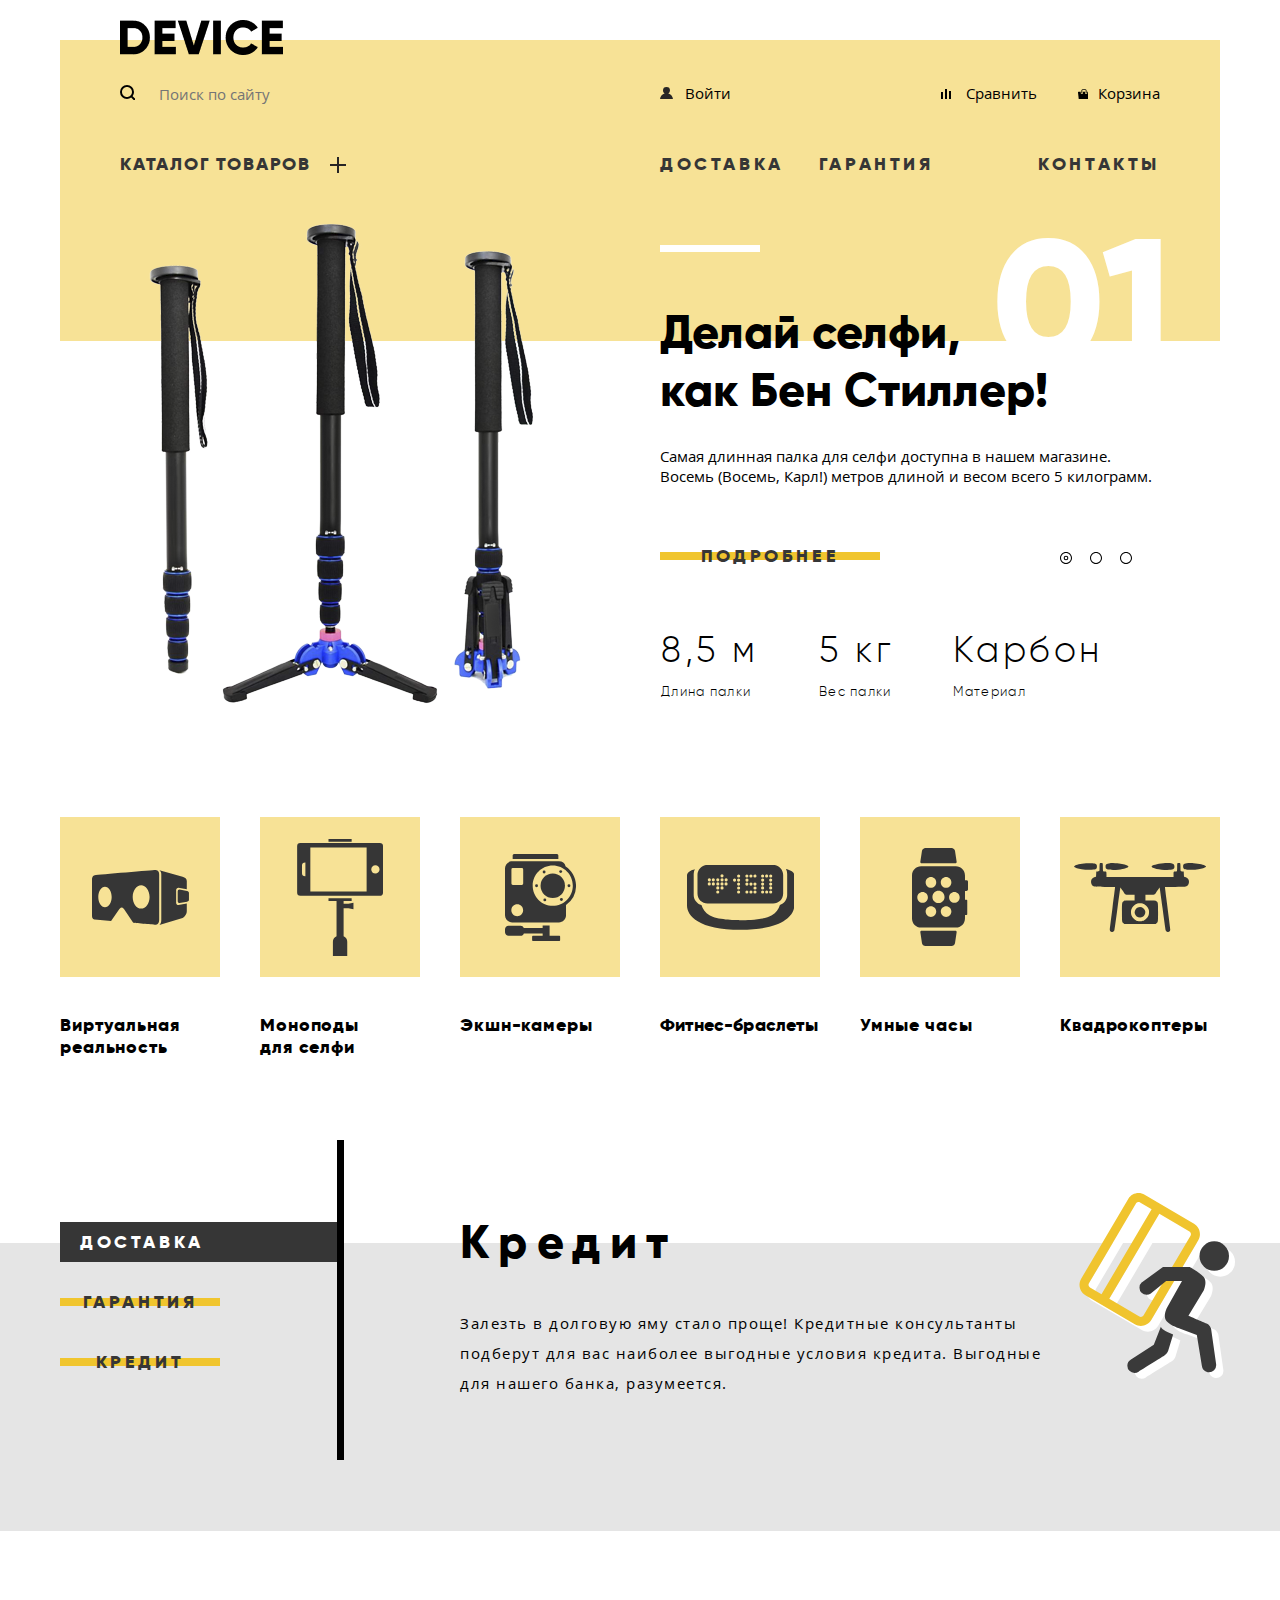
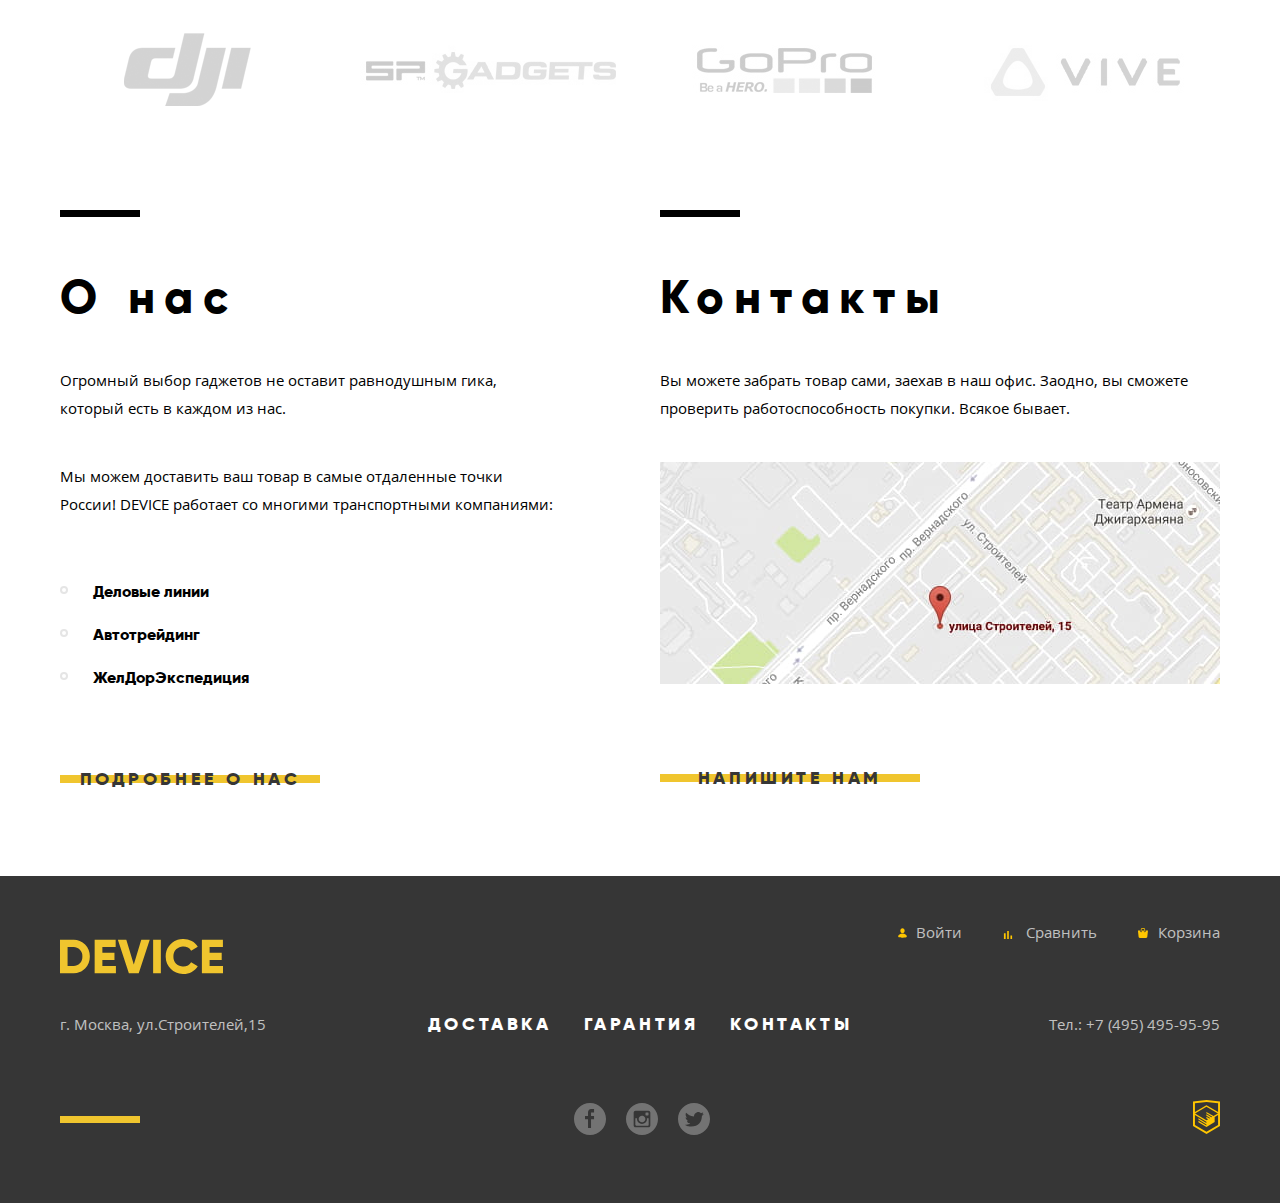
<file: index.html>
<!DOCTYPE html>
<html class="page" lang="ru">

<head>
  <meta charset="utf-8" />

  <link rel="stylesheet" href="css/normalize.css" />
  <link rel="stylesheet" href="css/style.min.css" />

  <title>Интернет-магазин Девайс</title>
</head>

<body class="body">

  <div class="container">
    <header class="header">

      <h1 class="visually-hidden">Интернет-магазин "Девайс"</h1>

      <a class="logo">
        <img class="logo__image" src="img/logo.png" width="163" height="35" alt="Логотип сайта">
      </a>

      <div class="user-menu">
        <form class="search-form" action="https://echo.htmlacademy.ru" method="GET" autocomplete="off">
          <svg class="search-images" xmlns="http://www.w3.org/2000/svg" width="15" height="15">
            <path
              d="M15.7 14.3l-3.104-3.104A6.979 6.979 0 0014 7a7 7 0 10-7 7 6.963 6.963 0 004.193-1.404L14.3 15.7c.185.184.38.3.7.3a1 1 0 001-1 .93.93 0 00-.3-.7zM2 7c0-2.762 2.238-5 5-5s5 2.238 5 5-2.238 5-5 5-5-2.238-5-5z" />
          </svg>
          <label class="visually-hidden" for="search">Поле для ввода поиска по сайту</label>
          <input class="search-input" type="text" name="search" id="search" placeholder="Поиск по сайту">

          <button class="search-button" type="submit" tabindex="0">Найти</button>
        </form>

        <div class="user-nemu__wrapper">
          <ul class="user-list">
            <li class="user-list__item">
              <a class="user-menu__link" href="blank.html">Войти</a>
            </li>
          </ul>

          <div class="product-nav">
            <a class="product-nav__link" href="blank.html">Сравнить</a>
            <a class="product-nav__link" href="blank.html">Корзина</a>
          </div>
        </div>

      </div>
      <div class="nav-wrapper">

        <nav class="nav">

          <a class="catalog-button" tabindex="0">Каталог товаров</a>

          <ul class="nav__list">
            <li class="nav__item">
              <a class="nav__link" href="#">Доставка</a>
            </li>
            <li class="nav__item">
              <a class="nav__link" href="#">Гарантия</a>
            </li>
            <li class="nav__item"><a class="nav__link" href="#">Контакты</a></li>
          </ul>

        </nav>
      </div>

      <div class="catalog-menu">
        <ul class="menu-list">
          <li><a class="menu-list__link" href="blank.html">Виртуальная реальность</a></li>
          <li><a class="menu-list__link" href="catalog.html">Моноподы для селфи</a></li>
          <li><a class="menu-list__link" href="blank.html">Экшн-камеры</a></li>
        </ul>

        <ul class="menu-list">
          <li><a class="menu-list__link" href="blank.html">Фитнес-браслеты</a></li>
          <li><a class="menu-list__link" href="blank.html">Умные часы</a></li>
        </ul>
        <ul class="menu-list">
          <li><a class="menu-list__link" href="blank.html">Квадрокоптер</a></li>
        </ul>
      </div>

    </header>
  </div>


  <main class="main">

    <div class="container">
      <section class="slider">
        <h2 class="visually-hidden">Слайдер популярных товаров</h2>

        <ol class="slider-list">

          <li class="slider-none slider-list__item">
            <img class="slider__images" src="img/slider/slider_1.png" width="384" height="486"
              alt="Самая длинная палка для селфи">

            <div class="slider-content">

              <p class="slider-content__title">Делай селфи, <br>как Бен Стиллер!</p>
              <p class="slider-content__subtitle">Самая длинная палка для селфи доступна в нашем магазине. 
                Восемь (Восемь, Карл!) метров длиной и весом всего 5 килограмм.</p>
              <div class="slider-content__control">
                <a class="button slider-content__link" href="catalog.html">Подробнее</a>
              </div>

              <table class="slider-table">
                <tr class="slider-table__line">
                  <td>8,5 м</td>
                  <td>5 кг</td>
                  <td>Карбон</td>
                </tr>

                <tr class="slider-table__line">
                  <td>Длина палки</td>
                  <td>Вес палки</td>
                  <td>Материал</td>
                </tr>
              </table>

              <span class="slider-content__number">01</span>
            </div>
          </li>

          <li class="slider-none">
            <img class="slider__images" src="img/slider/slider_2.png" width="345" height="485"
              alt="Браслет для похудения">

            <div class="slider-content">

              <p class="slider-content__title">Худеем<br>правильно!</p>
              <p class="slider-content__subtitle">Мотивирующие фитнес-браслеты помогут найти в себе
                силы
                не пропускать занятия и соблюдать диету.</p>

              <div class="slider-content__control">
                <a class="button slider-content__link" href="catalog.html">Подробнее</a>
              </div>

              <table class="slider-table">
                <tr class="slider-table__line">
                  <td>48 часов</td>
                </tr>

                <tr class="slider-table__line">
                  <td>Без подзарядки</td>
                </tr>
              </table>
              <span class="slider-content__number">02</span>
            </div>
          </li>

          <li class="slider-none">
            <img class="slider__images" src="img/slider/slider_3.png" width="526" height="334"
              alt="Белый квадрокоптер с мощным лазером">

            <div class="slider-content">

              <p class="slider-content__title">Порхает как бабочка, жалит как пчела!</p>
              <p class="slider-content__subtitle">Этот обычный, на первый взгляд, квадрокоптер
                оснащен
                мощным лазером, замаскированным под стандартную камеру.
              </p>

              <div class="slider-content__control">
                <a class="button slider-content__link" href="catalog.html">Подробнее</a>
              </div>

              <table class="slider-table">
                <tr class="slider-table__line">
                  <td>800 м</td>
                  <td>50 м</td>
                </tr>

                <tr class="slider-table__line">
                  <td>Дальность полета</td>
                  <td>Радиус поражения</td>
                </tr>
              </table>
              <span class="slider-content__number">03</span>
            </div>
          </li>

        </ol>

        <ul class="slider-control">
          <li class="slider-control__item"><button class="active" type="button">Слайдер 1</button></li>
          <li class="slider-control__item"><button type="button">Слайдер 2</button></li>
          <li class="slider-control__item"><button type="button">Слайдер 3</button></li>
        </ul>

      </section>
    </div>

    <div class="container">
      <section class="popular">
        <h2 class="visually-hidden">Популярные категории товаров</h2>
        <ul class="popular-list">

          <li class="popular-list__item">
            <a href="blank.html">
              <div class="popular-list__wrap">
                <img class="popular-list__img" src="img/svg/popular-1.svg" width="97" height="55"
                  alt="Очки виртуальной реальности">
              </div>
              <h3 class="popular-list__title">Виртуальная реальность</h3>
            </a>
          </li>

          <li class="popular-list__item">
            <a href="catalog.html">
              <div class="popular-list__wrap">
                <img class="popular-list__img" src="img/svg/popular-2.svg" width="86" height="117"
                  alt="Монопод для селфи">
              </div>
              <h3 class="popular-list__title">Моноподы<br> для селфи</h3>
            </a>
          </li>

          <li class="popular-list__item">
            <a href="blank.html">
              <div class="popular-list__wrap">
                <img class="popular-list__img" src="img/svg/popular-3.svg" width="71" height="87" alt="Экшн-камера">
              </div>
              <h3 class="popular-list__title">Экшн-камеры</h3>
            </a>
          </li>

          <li class="popular-list__item">
            <a href="blank.html">
              <div class="popular-list__wrap">
                <img class="popular-list__img" src="img/svg/popular-4.svg" width="107" height="65" alt="Фитнес-браслет">
              </div>
              <h3 class="popular-list__title popular-list__title--min">Фитнес-браслеты</h3>
            </a>
          </li>

          <li class="popular-list__item">
            <a href="blank.html">
              <div class="popular-list__wrap">
                <img class="popular-list__img" src="img/svg/popular-5.svg" width="56" height="98" alt="Умные часы">
              </div>
              <h3 class="popular-list__title">Умные часы</h3>
            </a>
          </li>

          <li class="popular-list__item">
            <a href="blank.html">
              <div class="popular-list__wrap">
                <img class="popular-list__img" src="img/svg/poppular-6.svg" width="132" height="69" alt="Квадрокоптер">
              </div>
              <h3 class="popular-list__title">Квадрокоптеры</h3>
            </a>
          </li>

        </ul>
      </section>
    </div>

    <section class="services">
      <h2 class="visually-hidden">Услуги компании</h2>

      <div class="container">
        <div class="services-wrapper">
          <ul class="services-button">
            <li>
              <button class="button button--small button--current" type="button">Доставка</button>
            </li>
            <li>
              <button class="button button--small" type="button">Гарантия</button>
            </li>
            <li>
              <button class="button button--small" type="button">Кредит</button>
            </li>
          </ul>

          <ul class="services-list">
            <li class="services-list__item">
              <div class="services-info">

                <div class="services-content">
                  <h3 class="services-info__title">Доставка</h3>
                  <p class="services-info__subtitle">Мы с удовольствием доставим ваш товар прямо к
                    вашему подъезду совершенно бесплатно! Ведь мы&nbsp;неплохо заработаем, поднимая его на ваш этаж.
                  </p>
                </div>

                <img class="services-info__images" src="img/svg/delivery.svg" width="136" height="164" alt="Курьер">
              </div>
            </li>
            <li class="services-list__item">
              <div class="services-info">
                <div class="services-content">
                  <h3 class="services-info__title">Гарантия</h3>
                  <p class="services-info__subtitle">Если из-за возгорания купленного у нас товара у вас
                    сгорит дом — не переживайте, мы выдадим вам новый.
                    <br>Товар, не дом, конечно же.
                  </p>
                </div>

                <img class="services-info__images" src="img/svg/warranty.svg" width="171" height="195"
                  alt="Гарантированное качество">
              </div>
            </li>
            <li class="services-list__item services-list__item--current">
              <div class="services-info">
                <div class="services-content">
                  <h3 class="services-info__title">Кредит</h3>
                  <p class="services-info__subtitle">Залезть в долговую яму стало проще! Кредитные
                    консультанты подберут для
                    вас
                    наиболее выгодные условия кредита. Выгодные для нашего банка, разумеется.</p>
                </div>

                <img class="services-info__images" src="img/svg/credit.svg" width="156" height="188"
                  alt="Доступный кредит">
              </div>
            </li>
          </ul>
        </div>
      </div>

    </section>

    <section class="pathners">
      <h2 class="visually-hidden">Партнеры</h2>
      <a href="blank.html"><img class="pathners__img" src="img/parthners/logo-1.png" width="260" height="100"
          alt="Логотип партнера"></a>
      <a href="blank.html"><img class="pathners__img" src="img/parthners/logo-2.png" width="260" height="100"
          alt="Логотип партнера"></a>
      <a href="blank.html"><img class="pathners__img" src="img/parthners/logo-3.png" width="260" height="100"
          alt="Логотип партнера"></a>
      <a href="blank.html"><img class="pathners__img" src="img/parthners/logo-4.png" width="260" height="100"
          alt="Логотип партнера"></a>
    </section>

    <div class="container">
      <div class="main-info">

        <section class="about">
          <h2 class="main-info__title">О нас</h2>

          <p class="main-info__subtitle">Огромный выбор гаджетов не оставит равнодушным гика,
            который есть в каждом из нас.</p>
          <p class="main-info__subtitle">Мы можем доставить ваш товар в самые отдаленные точки
            России! DEVICE работает со многими транспортными компаниями:</p>

          <ul class="about__list">
            <li class="about__item">Деловые линии</li>
            <li class="about__item">Автотрейдинг</li>
            <li class="about__item">ЖелДорЭкспедиция</li>
          </ul>

          <a class="button button--big" href="blank.html">Подробнее о нас</a>

        </section>

        <section class="contacts">
          <h2 class="main-info__title">Контакты</h2>
          <p class="main-info__subtitle">Вы можете забрать товар сами, заехав в наш офис. Заодно, вы
            сможете
            проверить работоспособность покупки. Всякое бывает.</p>

          <a class="contacts__link" tabindex="0">
            <img class="contacts__images" src="img/map.jpg" width="560" height="222"
              alt="Карта офиса по адресу улица Строителей, 15">
          </a>

          <a class="button button--big" tabindex="0">Напишите нам</a>

        </section>

      </div>
    </div>

  </main>


  <footer class="footer">

    <div class="container container--footer">
      <div class="footer-user">

        <a class="logo footer-nav__logo" href="">
          <img class="logo__image logo__image--footer" src="img/logo.svg" width="163" height="35" alt="Логотип сайта">
        </a>

        <div class="user-nemu--footer">
          <ul class="user-list">
            <li class="user-list__item">
              <a class="user-menu__link user-menu__link--footer" href="blank.html">Войти</a>
            </li>
          </ul>

          <div class="product-nav">
            <a class="product-nav__link product-nav__link--footer" href="blank.html">Сравнить</a>
            <a class="product-nav__link product-nav__link--footer" href="blank.html">Корзина</a>
          </div>
        </div>

      </div>

      <div class="footer-info">

        <p class="info__adress">г. Москва, ул.Строителей,15</p>

        <ul class="footer-nav">
          <li class="footer-nav__item">
            <a class="footer-nav__link" href="#">Доставка</a>
          </li>
          <li class="footer-nav__item">
            <a class="footer-nav__link" href="#">Гарантия</a>
          </li>
          <li class="footer-nav__item">
            <a class="footer-nav__link" href="#">Контакты</a>
          </li>
        </ul>

        <a class="footer__link" href="tel:84954959595">Тел.: +7 (495) 495-95-95</a>

      </div>

      <div class="footer-social">

        <ul class="footer-social__list">
          <li class="footer-social__item"><a href="blank.html" aria-label="Файсбук">
              <svg class="footer-social__img" xmlns="http://www.w3.org/2000/svg" width="32" height="32">
                <path fill="#FFF"
                  d="M16 0C7.164 0 0 7.163 0 16s7.164 16 16 16c8.837 0 16-7.164 16-16S24.837 0 16 0zm4.062 9.455h-3.021v3.444h3.021v3.445h-3.021v8.61H14.02v-8.61H11v-3.445h3.021V9.455c0-1.902 1.353-3.445 3.021-3.445h3.021v3.445z" />
              </svg>
            </a></li>
          <li class="footer-social__item"><a href="blank.html" aria-label="Инстаграмм">
              <svg class="footer-social__img" width="32" height="32" viewBox="0 0 32 32"
                xmlns="http://www.w3.org/2000/svg">
                <path fill="#FFF"
                  d="M21 16C21 17.3261 20.4732 18.5979 19.5355 19.5355C18.5979 20.4732 17.3261 21 16 21C14.6739 21 13.4021 20.4732 12.4645 19.5355C11.5268 18.5979 11 17.3261 11 16C11 15.715 11.03 15.4367 11.0817 15.1667H9.33333V21.8283C9.33333 22.2917 9.70833 22.6667 10.1717 22.6667H21.83C22.0521 22.6662 22.2649 22.5777 22.4217 22.4205C22.5786 22.2634 22.6667 22.0504 22.6667 21.8283V15.1667H20.9183C20.97 15.4367 21 15.715 21 16ZM16 19.3333C16.4378 19.3332 16.8714 19.2469 17.2759 19.0792C17.6803 18.9116 18.0478 18.6659 18.3574 18.3562C18.6669 18.0465 18.9124 17.6789 19.0799 17.2743C19.2473 16.8698 19.3334 16.4362 19.3333 15.9983C19.3332 15.5605 19.2469 15.1269 19.0792 14.7225C18.9116 14.318 18.6659 13.9505 18.3562 13.641C18.0465 13.3314 17.6789 13.0859 17.2743 12.9185C16.8698 12.751 16.4362 12.6649 15.9983 12.665C15.1141 12.6652 14.2661 13.0167 13.641 13.6421C13.0158 14.2676 12.6648 15.1157 12.665 16C12.6652 16.8843 13.0167 17.7322 13.6421 18.3574C14.2676 18.9825 15.1157 19.3336 16 19.3333ZM20 12.5H21.9983C22.1311 12.5 22.2584 12.4474 22.3525 12.3537C22.4465 12.2599 22.4996 12.1328 22.5 12V10.0017C22.5 9.86862 22.4471 9.74102 22.3531 9.64693C22.259 9.55285 22.1314 9.5 21.9983 9.5H20C19.8669 9.5 19.7393 9.55285 19.6453 9.64693C19.5512 9.74102 19.4983 9.86862 19.4983 10.0017V12C19.5 12.275 19.725 12.5 20 12.5ZM16 0C11.7565 0 7.68687 1.68571 4.68629 4.68629C1.68571 7.68687 0 11.7565 0 16C0 20.2435 1.68571 24.3131 4.68629 27.3137C7.68687 30.3143 11.7565 32 16 32C18.1012 32 20.1817 31.5861 22.1229 30.7821C24.0641 29.978 25.828 28.7994 27.3137 27.3137C28.7994 25.828 29.978 24.0641 30.7821 22.1229C31.5861 20.1817 32 18.1012 32 16C32 13.8989 31.5861 11.8183 30.7821 9.87706C29.978 7.93586 28.7994 6.17203 27.3137 4.68629C25.828 3.20055 24.0641 2.022 22.1229 1.21793C20.1817 0.413852 18.1012 0 16 0ZM24.3333 22.4817C24.3333 23.5 23.5 24.3333 22.4817 24.3333H9.51833C8.5 24.3333 7.66667 23.5 7.66667 22.4817V9.51833C7.66667 8.5 8.5 7.66667 9.51833 7.66667H22.4817C23.5 7.66667 24.3333 8.5 24.3333 9.51833V22.4817Z" />
              </svg>
            </a></li>
          <li class="footer-social__item"><a href="blank.html" aria-label="Твитер">
              <svg class="footer-social__img" xmlns="http://www.w3.org/2000/svg" width="32" height="32">
                <path fill="#FFF"
                  d="M16 0C7.164 0 0 7.164 0 16c0 8.837 7.164 16 16 16 8.837 0 16-7.163 16-16 0-8.836-7.163-16-16-16zm7.944 12.809c-.251 6.516-3.463 10.832-10.992 10.702h-.486c-.447 0-4.543-.443-5.344-1.823 2.479.19 4.247-.406 5.12-1.136-1.048-.289-2.923-.461-3.251-2.848.384.104.618.221 1.299.113-1.307-.824-2.758-1.519-2.679-3.643.311.317 1.164.518 1.46.457-.768-.233-2.149-3.244-.974-4.781 1.984 1.79 4.075 3.482 7.804 3.643.227-2.214 1.24-3.699 3.168-4.325 1.84-.479 3.255.26 3.901 1.138.737-.224 1.453-.466 2.193-.685-.004.833-.569 1.463-.935 1.709.747.165 1.423-.475 1.423-.475-.184.963-1.094 1.725-1.707 1.954z" />
              </svg>
            </a></li>
        </ul>

        <a class="footer-social__link" href="https://htmlacademy.ru/intensive/htmlcss">
          <img src="img/svg/logo-html.svg" width="27" height="34" alt="Логотип HTML Academy">
        </a>

      </div>
    </div>

  </footer>


  <!-- Popup -->
  <section class="popup popup__map">
    <h2 class="visually-hidden">Карта магазина</h2>
    <iframe class="popup__map-image"
      src="https://www.google.com/maps/embed?pb=!1m18!1m12!1m3!1d2228.838697654174!2d92.90292580105131!3d56.03878167502107!2m3!1f0!2f0!3f0!3m2!1i1024!2i768!4f13.1!3m3!1m2!1s0x5cd7af06d08ecd35%3A0x8ae8baf795c484f!2z0J7QsdGJ0LXRgdGC0LLQviDQoSDQntCz0YDQsNC90LjRh9C10L3QvdC-0Lkg0J7RgtCy0LXRgtGB0YLQstC10L3QvdC-0YHRgtGM0Y4g0KHQvyAi0JrRg9GA0YEg0KPQvdC40LLQtdGA0YHQsNC7INCh0LXRgNCy0LjRgSI!5e0!3m2!1sru!2sru!4v1591697980228!5m2!1sru!2sru"
      width="994" height="593" title="Карта офиса по адресу улица Строителей, 15">
    </iframe>
    <button class="popup-button" type="button" aria-label="Закрыть форму">
      <img src="img/svg/modal-close.svg" width="55" height="55" alt="Закрыть форму">
    </button>
  </section>

  <section class="popup popup__write">
    <h2 class="visually-hidden">Форма обратной связи</h2>

    <form class="form-write" action="https://echo.htmlacademy.ru" method="POST">

      <p>
        <label class="form-name" for="form-name">
          Ваше имя:
          <input class="input-name" type="text" name="name" id="form-name" placeholder="Имя Фамилия" required>
        </label>

        <label class="form-email" for="form-email">
          Ваш e-mail:
          <input class="input-email" type="email" name="email" id="form-email" placeholder="email@example.com" required>
        </label>
      </p>

      <label class="form-description" for="form-description">
        Текст письма:
        <textarea class="description" name="description" id="form-description"
          placeholder="В свободной форме" required></textarea>
      </label>

      <button class="button button--small" type="submit">Отправить</button>
      <button class="popup-button" type="button" aria-label="Закрыть форму">
        <img src="img/svg/modal-close.svg" width="55" height="55" alt="Закрыть форму">
      </button>
    </form>
  </section>

  <script src="js/index.min.js"></script>
  <script src="js/header-menu.min.js"></script>
</body>

</html>
</file>
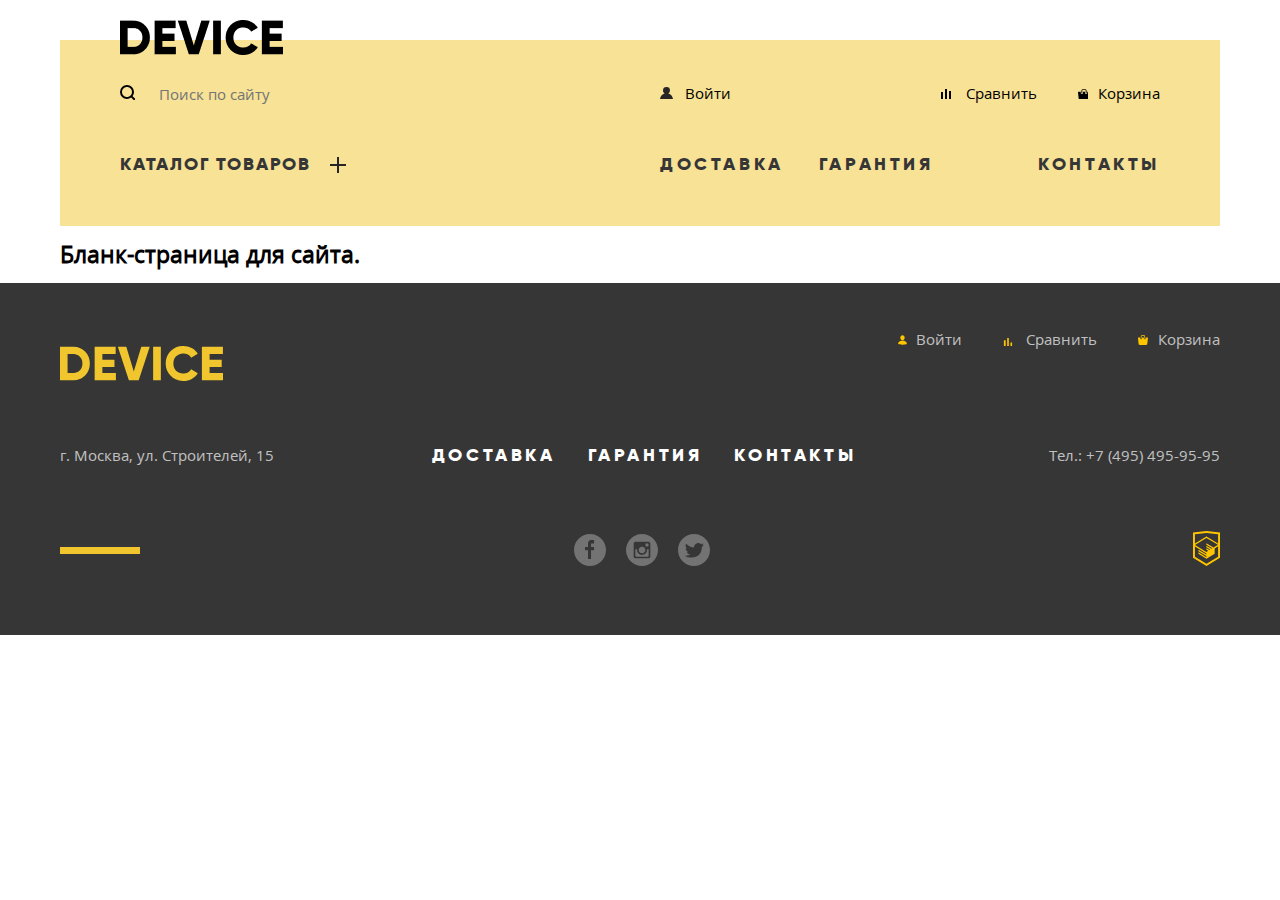
<file: blank.html>
<!DOCTYPE html>
<html class="page" lang="ru">

<head>
  <meta charset="UTF-8">
  <meta name="viewport" content="width=device-width, initial-scale=1.0">

  <link rel="stylesheet" href="css/normalize.css">
  <link rel="stylesheet" href="css/style.min.css">

  <title>Страница бланк</title>
</head>

<body>
    <div class="container">
      <header class="header header--catalog">
  
        <h1 class="visually-hidden">Интернет-магазин "Девайс"</h1>
  
        <a class="logo" href="index.html">
          <img class="logo__image" src="img/logo.png" width="163" height="35" alt="Логотип сайта">
        </a>
  
        <div class="user-menu">
          <form class="search-form" action="https://echo.htmlacademy.ru" method="GET" autocomplete="off">
            <svg class="search-images" xmlns="http://www.w3.org/2000/svg" width="15" height="15">
              <path
                d="M15.7 14.3l-3.104-3.104A6.979 6.979 0 0014 7a7 7 0 10-7 7 6.963 6.963 0 004.193-1.404L14.3 15.7c.185.184.38.3.7.3a1 1 0 001-1 .93.93 0 00-.3-.7zM2 7c0-2.762 2.238-5 5-5s5 2.238 5 5-2.238 5-5 5-5-2.238-5-5z" />
            </svg>
            <label class="visually-hidden" for="search">Поле для ввода поиска по сайту</label>
            <input class="search-input" type="text" name="search" id="search" placeholder="Поиск по сайту">
  
            <button class="search-button" type="submit" tabindex="0">Найти</button>
          </form>
  
          <div class="user-nemu__wrapper">
            <ul class="user-list">
              <li class="user-list__item">
                <a class="user-menu__link" href="blank.html">Войти</a>
              </li>
            </ul>
  
            <div class="product-nav">
              <a class="product-nav__link" href="blank.html">Сравнить</a>
              <a class="product-nav__link" href="blank.html">Корзина</a>
            </div>
          </div>
  
        </div>
        <div class="nav-wrapper">
  
          <nav class="nav">
  
            <a class="catalog-button" tabindex="0">Каталог товаров</a>
  
            <ul class="nav__list">
              <li class="nav__item">
                <a class="nav__link" href="#">Доставка</a>
              </li>
              <li class="nav__item">
                <a class="nav__link" href="#">Гарантия</a>
              </li>
              <li class="nav__item">
                <a class="nav__link" href="#">Контакты</a>
              </li>
            </ul>
  
          </nav>
        </div>
  
        <div class="catalog-menu">
          <ul class="menu-list">
            <li><a class="menu-list__link" href="blank.html">Виртуальная реальность</a></li>
            <li><a class="menu-list__link" href="catalog.html">Моноподы для селфи</a></li>
            <li><a class="menu-list__link" href="blank.html">Экшн-камеры</a></li>
          </ul>
  
          <ul class="menu-list">
            <li><a class="menu-list__link" href="blank.html">Фитнес-браслеты</a></li>
            <li><a class="menu-list__link" href="blank.html">Умные часы</a></li>
          </ul>
          <ul class="menu-list">
            <li><a class="menu-list__link" href="blank.html">Квадрокоптер</a></li>
          </ul>
        </div>
  
      </header>
    </div>

    <main class="main">
      <div class="container">
        <h2>Бланк-страница для сайта.</h2>
      </div>
    </main>


    <footer class="footer">

      <div class="container container--footer">
        <div class="footer-user">
  
          <a class="logo footer-nav__logo" href="">
            <img class="logo__image" src="img/logo.svg" width="163" height="35" alt="Логотип сайта">
          </a>
  
          <div class="user-nemu--footer">
            <ul class="user-list">
              <li class="user-list__item">
                <a class="user-menu__link user-menu__link--footer" href="blank.html">Войти</a>
              </li>
            </ul>
  
            <div class="product-nav">
              <a class="product-nav__link product-nav__link--footer" href="blank.html">Сравнить</a>
              <a class="product-nav__link product-nav__link--footer" href="blank.html">Корзина</a>
            </div>
          </div>
  
        </div>
  
        <div class="footer-info">
          <p class="info__adress">г. Москва, ул. Строителей, 15</p>
  
          <ul class="footer-nav">
            <li class="footer-nav__item">
              <a class="footer-nav__link" href="#">Доставка</a>
            </li>
            <li class="footer-nav__item">
              <a class="footer-nav__link" href="#">Гарантия</a>
            </li>
            <li class="footer-nav__item">
              <a class="footer-nav__link" href="#">Контакты</a>
            </li>
          </ul>
  
          <a class="footer__link" href="tel:84954959595">Тел.: +7 (495) 495-95-95</a>
        </div>
  
        <div class="footer-social">

          <ul class="footer-social__list">
            <li class="footer-social__item"><a href="blank.html" aria-label="Файсбук">
                <svg class="footer-social__img" xmlns="http://www.w3.org/2000/svg" width="32" height="32">
                  <path fill="#FFF"
                    d="M16 0C7.164 0 0 7.163 0 16s7.164 16 16 16c8.837 0 16-7.164 16-16S24.837 0 16 0zm4.062 9.455h-3.021v3.444h3.021v3.445h-3.021v8.61H14.02v-8.61H11v-3.445h3.021V9.455c0-1.902 1.353-3.445 3.021-3.445h3.021v3.445z" />
                </svg>
              </a></li>
            <li class="footer-social__item"><a href="blank.html" aria-label="Инстаграмм">
                <svg class="footer-social__img" width="32" height="32" viewBox="0 0 32 32"
                  xmlns="http://www.w3.org/2000/svg">
                  <path fill="#FFF"
                    d="M21 16C21 17.3261 20.4732 18.5979 19.5355 19.5355C18.5979 20.4732 17.3261 21 16 21C14.6739 21 13.4021 20.4732 12.4645 19.5355C11.5268 18.5979 11 17.3261 11 16C11 15.715 11.03 15.4367 11.0817 15.1667H9.33333V21.8283C9.33333 22.2917 9.70833 22.6667 10.1717 22.6667H21.83C22.0521 22.6662 22.2649 22.5777 22.4217 22.4205C22.5786 22.2634 22.6667 22.0504 22.6667 21.8283V15.1667H20.9183C20.97 15.4367 21 15.715 21 16ZM16 19.3333C16.4378 19.3332 16.8714 19.2469 17.2759 19.0792C17.6803 18.9116 18.0478 18.6659 18.3574 18.3562C18.6669 18.0465 18.9124 17.6789 19.0799 17.2743C19.2473 16.8698 19.3334 16.4362 19.3333 15.9983C19.3332 15.5605 19.2469 15.1269 19.0792 14.7225C18.9116 14.318 18.6659 13.9505 18.3562 13.641C18.0465 13.3314 17.6789 13.0859 17.2743 12.9185C16.8698 12.751 16.4362 12.6649 15.9983 12.665C15.1141 12.6652 14.2661 13.0167 13.641 13.6421C13.0158 14.2676 12.6648 15.1157 12.665 16C12.6652 16.8843 13.0167 17.7322 13.6421 18.3574C14.2676 18.9825 15.1157 19.3336 16 19.3333ZM20 12.5H21.9983C22.1311 12.5 22.2584 12.4474 22.3525 12.3537C22.4465 12.2599 22.4996 12.1328 22.5 12V10.0017C22.5 9.86862 22.4471 9.74102 22.3531 9.64693C22.259 9.55285 22.1314 9.5 21.9983 9.5H20C19.8669 9.5 19.7393 9.55285 19.6453 9.64693C19.5512 9.74102 19.4983 9.86862 19.4983 10.0017V12C19.5 12.275 19.725 12.5 20 12.5ZM16 0C11.7565 0 7.68687 1.68571 4.68629 4.68629C1.68571 7.68687 0 11.7565 0 16C0 20.2435 1.68571 24.3131 4.68629 27.3137C7.68687 30.3143 11.7565 32 16 32C18.1012 32 20.1817 31.5861 22.1229 30.7821C24.0641 29.978 25.828 28.7994 27.3137 27.3137C28.7994 25.828 29.978 24.0641 30.7821 22.1229C31.5861 20.1817 32 18.1012 32 16C32 13.8989 31.5861 11.8183 30.7821 9.87706C29.978 7.93586 28.7994 6.17203 27.3137 4.68629C25.828 3.20055 24.0641 2.022 22.1229 1.21793C20.1817 0.413852 18.1012 0 16 0ZM24.3333 22.4817C24.3333 23.5 23.5 24.3333 22.4817 24.3333H9.51833C8.5 24.3333 7.66667 23.5 7.66667 22.4817V9.51833C7.66667 8.5 8.5 7.66667 9.51833 7.66667H22.4817C23.5 7.66667 24.3333 8.5 24.3333 9.51833V22.4817Z" />
                </svg>
              </a></li>
            <li class="footer-social__item"><a href="blank.html" aria-label="Твитер">
                <svg class="footer-social__img" xmlns="http://www.w3.org/2000/svg" width="32" height="32">
                  <path fill="#FFF"
                    d="M16 0C7.164 0 0 7.164 0 16c0 8.837 7.164 16 16 16 8.837 0 16-7.163 16-16 0-8.836-7.163-16-16-16zm7.944 12.809c-.251 6.516-3.463 10.832-10.992 10.702h-.486c-.447 0-4.543-.443-5.344-1.823 2.479.19 4.247-.406 5.12-1.136-1.048-.289-2.923-.461-3.251-2.848.384.104.618.221 1.299.113-1.307-.824-2.758-1.519-2.679-3.643.311.317 1.164.518 1.46.457-.768-.233-2.149-3.244-.974-4.781 1.984 1.79 4.075 3.482 7.804 3.643.227-2.214 1.24-3.699 3.168-4.325 1.84-.479 3.255.26 3.901 1.138.737-.224 1.453-.466 2.193-.685-.004.833-.569 1.463-.935 1.709.747.165 1.423-.475 1.423-.475-.184.963-1.094 1.725-1.707 1.954z" />
                </svg>
              </a></li>
          </ul>
  
          <a class="footer-social__link" href="https://htmlacademy.ru/intensive/htmlcss">
            <img src="img/svg/logo-html.svg" width="27" height="34" alt="Логотип HTML Academy">
          </a>
  
        </div>
      </div>
  
    </footer>

    <script src="js/header-menu.min.js"></script>
</body>

</html>
</file>
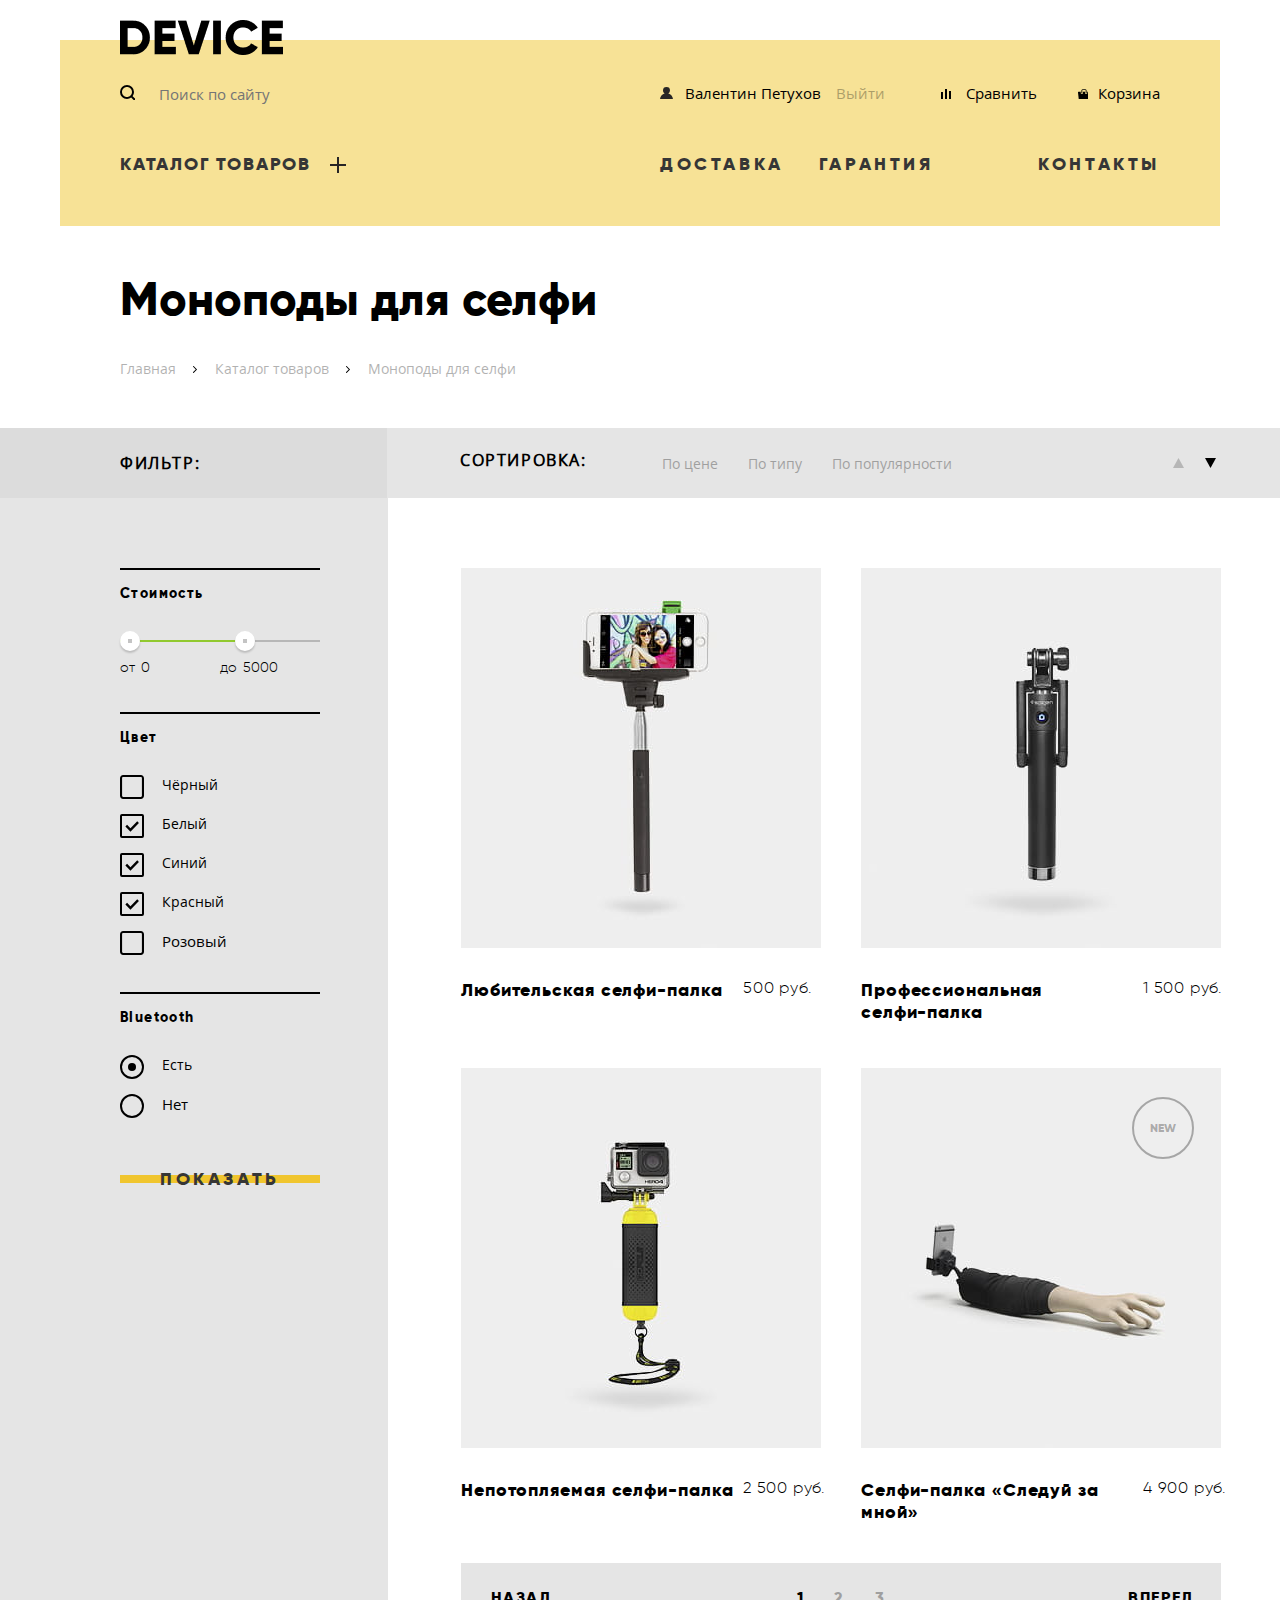
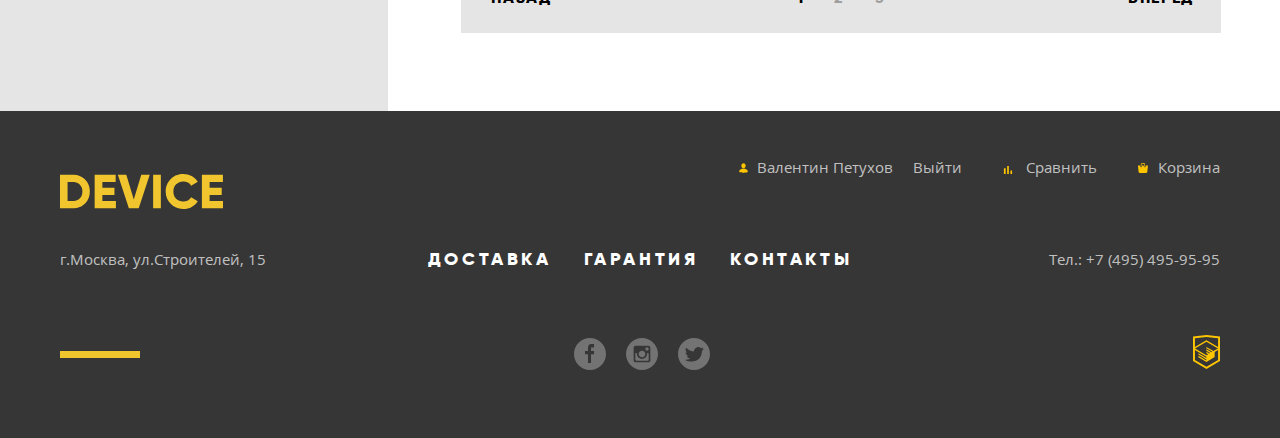
<file: catalog.html>
<!DOCTYPE html>
<html lang="ru">

<head>
  <meta charset="UTF-8">
  <meta name="viewport" content="width=device-width, initial-scale=1.0">

  <link rel="stylesheet" href="css/normalize.css">
  <link rel="stylesheet" href="css/style.min.css">

  <title>Каталог товаров</title>
</head>

<body class="body">
  <div class="container">
    <header class="header header--catalog">

      <h1 class="visually-hidden">Интернет-магазин "Девайс"</h1>

      <a class="logo" href="index.html">
        <img class="logo__image" src="img/logo.png" width="163" height="35" alt="Логотип сайта">
      </a>

      <div class="user-menu">
        <form class="search-form" action="https://echo.htmlacademy.ru" method="GET" autocomplete="off">
          <svg class="search-images" xmlns="http://www.w3.org/2000/svg" width="15" height="15">
            <path
              d="M15.7 14.3l-3.104-3.104A6.979 6.979 0 0014 7a7 7 0 10-7 7 6.963 6.963 0 004.193-1.404L14.3 15.7c.185.184.38.3.7.3a1 1 0 001-1 .93.93 0 00-.3-.7zM2 7c0-2.762 2.238-5 5-5s5 2.238 5 5-2.238 5-5 5-5-2.238-5-5z" />
          </svg>
          <label class="visually-hidden" for="search">Поле для ввода поиска по сайту</label>
          <input class="search-input" type="text" name="search" id="search" placeholder="Поиск по сайту">

          <button class="search-button" type="submit" tabindex="0">Найти</button>
        </form>

        <div class="user-nemu__wrapper">
          <ul class="user-list">
            <li class="user-list__item">
              <a class="user-menu__link" href="blank.html">Валентин Петухов</a>
            </li>
            <li class="user-list__item user-list__item--transparent">
              <a class="user-menu__link" href="blank.html">Выйти</a>
            </li>
          </ul>

          <div class="product-nav">
            <a class="product-nav__link" href="blank.html">Сравнить</a>
            <a class="product-nav__link" href="blank.html">Корзина</a>
          </div>
        </div>

      </div>
      <div class="nav-wrapper">

        <nav class="nav">

          <a class="catalog-button" tabindex="0">Каталог товаров</a>

          <ul class="nav__list">
            <li class="nav__item">
              <a class="nav__link" href="#">Доставка</a>
            </li>
            <li class="nav__item">
              <a class="nav__link" href="#">Гарантия</a>
            </li>
            <li class="nav__item">
              <a class="nav__link" href="#">Контакты</a>
            </li>
          </ul>

        </nav>
      </div>

      <div class="catalog-menu catalog-menu--catalog-page">
        <ul class="menu-list">
          <li><a class="menu-list__link" href="blank.html">Виртуальная реальность</a></li>
          <li><a class="menu-list__link" href="catalog.html">Моноподы для селфи</a></li>
          <li><a class="menu-list__link" href="blank.html">Экшн-камеры</a></li>
        </ul>

        <ul class="menu-list">
          <li><a class="menu-list__link" href="blank.html">Фитнес-браслеты</a></li>
          <li><a class="menu-list__link" href="blank.html">Умные часы</a></li>
        </ul>
        <ul class="menu-list">
          <li><a class="menu-list__link" href="blank.html">Квадрокоптер</a></li>
        </ul>
      </div>

    </header>
  </div>

  <main class="main">

    <div class="main-container">
      <h1 class="main__title">Моноподы для селфи</h1>

      <ul class="main-bradcrams">
        <li class="main-bradcrams__item">
          <a href="#">Главная</a>
        </li>
        <li class="main-bradcrams__item">
          <a href="#">Каталог товаров</a>
        </li>
        <li class="main-bradcrams__item">
          <a href="#">Моноподы для селфи</a>
        </li>
      </ul>
    </div>

    <div class="background-header">
      <div class="wrapper-content">

        <div class="header-content">

          <h2 class="main-filter__title">Фильтр:</h2>

          <div class="catalog-header">
            <div class="catalog-header__sort">
              <h3 class="catalog-header__title">Сортировка:</h3>

              <ul class="catalog-list">
                <li class="catalog-list__item">
                  <a class="catalog-list__link" href="#">По цене</a>
                </li>
                <li class="catalog-list__item">
                  <a class="catalog-list__link" href="#">По типу</a>
                </li>
                <li class="catalog-list__item">
                  <a class="catalog-list__link" href="#">По популярности</a>
                </li>
              </ul>
            </div>

            <div class="button-wrapper">
              <a href="#">
                <div class="button--up"></div>
              </a>
              <a href="#">
                <div class="button--down"></div>
              </a>
            </div>

          </div>
        </div>
      </div>
    </div>

    <div class="background-content">

      <div class="wrapper-content">

        <section class="main-filter">
          <h2 class="visually-hidden">Фильтр сортировки товара</h2>

          <form class="main-form" action="https://echo.htmlacademy.ru" method="GET">
            <fieldset class="main-form__price">
              <legend>Стоимость</legend>

              <div class="range-filter">
                <div class="range-controls">
                  <div class="scale">
                    <div class="bar"></div>
                  </div>
                  <div class="toggle toggle-min" tabindex="0"></div>
                  <div class="toggle toggle-max" tabindex="0"></div>
                </div>
              </div>

              <div class="price-controls">
                <label class="min-price">
                  от <input type="number" name="min-price" value="0" step="100">
                </label>
                <label class="min-price">
                  до <input type="number" name="max-price" value="5000" step="100">
                </label>
              </div>

            </fieldset>

            <fieldset class="main-form__select-color" aria-label="Выбор цвета">
              <legend>Цвет</legend>

              <ul class="select-color__list">

                <li class="select-color__item">
                  <label class="check option">
                    <input class="check__input" type="checkbox" name="black">
                    <span class="check__box check__box--image"></span>
                    Чёрный
                  </label>
                </li>

                <li class="select-color__item">
                  <label class="check option">
                    <input class="check__input" type="checkbox" name="white" checked>
                    <span class="check__box check__box--image"></span>
                    Белый
                  </label>
                </li>
                <li class="select-color__item">
                  <label class="check option">
                    <input class="check__input" type="checkbox" name="blue" checked>
                    <span class="check__box check__box--image"></span>
                    Синий
                  </label>
                </li>
                <li class="select-color__item">
                  <label class="check option">
                    <input class="check__input" type="checkbox" name="red" checked>
                    <span class="check__box check__box--image"></span>
                    Красный
                  </label>
                </li>
                <li class="select-color__item">
                  <label class="check option">
                    <input class="check__input" type="checkbox" name="pink">
                    <span class="check__box check__box--image"></span>
                    Розовый
                  </label>
                </li>

              </ul>
            </fieldset>

            <fieldset class="main-form__bluetooth">
              <legend>Bluetooth</legend>

              <ul class="select-color__list">
                <li class="select-color__item">
                  <label class="radio option">
                    <input class="radio__input" type="radio" name="bluetooth" value="yes" checked>
                    <span class="radio__box radio__box--image"></span>
                    Есть
                  </label>
                </li>
                <li class="select-color__item">
                  <label class="radio option">
                    <input class="radio__input" type="radio" name="bluetooth" value="no">
                    <span class="radio__box radio__box--image"></span>
                    Нет
                  </label>
                </li>
              </ul>
            </fieldset>

            <button class="button" type="submit">Показать</button>
          </form>
        </section>

        <section class="catalog">
          <h2 class="visually-hidden">Каталог товаров</h2>

          <div class="catalog-wrapper">

            <article class="catalog-item">

              <figure class="catalog-item__wrapper" tabindex="0">
                <img src="img/catalog/item-1.jpg" width="360" height="380" alt="Любительская селфи-палка">
                <div class="button-hover">
                  <button class="button" type="button" tabindex="0">В корзину</button>
                  <a class="link-add" href="#" tabindex="0">Добавить к сравнению</a>
                </div>

              </figure>
              <div class="catalog-title">
                <h3 class="catalog-item__title">Любительская селфи-палка</h3>
                <span>500 руб.</span>
              </div>

            </article>

            <article class="catalog-item">
              <figure class="catalog-item__wrapper" tabindex="0">
                <img src="img/catalog/item-2.jpg" width="360" height="380" alt="Профессиональная 
                  селфи-палка">
                <div class="button-hover">
                  <button class="button" type="button">В корзину</button>
                  <a class="link-add" href="#">Добавить к сравнению</a>
                </div>
              </figure>
              <div class="catalog-title">
                <h3 class="catalog-item__title">Профессиональная<br>селфи-палка</h3>
                <span>1 500 руб.</span>
              </div>
            </article>

            <article class="catalog-item">
              <figure class="catalog-item__wrapper" tabindex="0">
                <img src="img/catalog/item-3.jpg" width="360" height="380" alt="Непотопляемая селфи-палка">

                <div class="button-hover">
                  <button class="button" type="button">В корзину</button>
                  <a class="link-add" href="#">Добавить к сравнению</a>
                </div>
              </figure>
              <div class="catalog-title">
                <h3 class="catalog-item__title">Непотопляемая селфи-палка</h3>
                <span>2 500 руб.</span>
              </div>
            </article>

            <article class="catalog-item catalog-item--new">
              <figure class="catalog-item__wrapper" tabindex="0">
                <img src="img/catalog/item-4.jpg" width="360" height="380" alt="Селфи-палка «Следуй за мной»">
                <p class="catalog-item__deco">
                  <span>new</span>
                </p>
                <div class="button-hover">
                  <button class="button" type="button">В корзину</button>
                  <a class="link-add" href="#">Добавить к сравнению</a>
                </div>
              </figure>

              <div class="catalog-title">
                <h3 class="catalog-item__title">Селфи-палка «Следуй за мной»</h3>
                <span>4 900 руб.</span>
              </div>
            </article>

            <div class="catalog-footer">
              <a class="catalog-footer__link" href="#">Назад</a>

              <ol class="catalog-footer__list">
                <li><a class="catalog-footer__page catalog-footer__page--active" href="#">1</a></li>
                <li><a class="catalog-footer__page" href="#">2</a></li>
                <li><a class="catalog-footer__page" href="#">3</a></li>
              </ol>

              <a class="catalog-footer__link" href="#">Вперед</a>
            </div>

          </div>
        </section>
      </div>
    </div>


  </main>

  <footer class="footer">

    <div class="container container--footer">
      <div class="footer-user">

        <a class="logo footer-nav__logo" href="index.html">
          <img class="logo__image logo__image--footer" src="img/logo.svg" width="163" height="35" alt="Логотип сайта">
        </a>

        <div class="user-nemu--footer">
          <ul class="user-list">
            <li class="user-list__item">
              <a class="user-menu__link user-menu__link--footer" href="blank.html">Валентин Петухов</a>
            </li>
            <li class="user-list__item">
              <a class="user-menu__link user-menu__link--footer" href="blank.html">Выйти</a>
            </li>
          </ul>

          <div class="product-nav">
            <a class="product-nav__link product-nav__link--footer" href="blank.html">Сравнить</a>
            <a class="product-nav__link product-nav__link--footer" href="blank.html">Корзина</a>
          </div>
        </div>

      </div>

      <div class="footer-info">

        <p class="info__adress">г.Москва, ул.Строителей, 15</p>

        <ul class="footer-nav">
          <li class="footer-nav__item">
            <a class="footer-nav__link" href="#">Доставка</a>
          </li>
          <li class="footer-nav__item">
            <a class="footer-nav__link" href="#">Гарантия</a>
          </li>
          <li class="footer-nav__item">
            <a class="footer-nav__link" href="#">Контакты</a>
          </li>
        </ul>

        <a class="footer__link" href="tel:84954959595">Тел.: +7 (495) 495-95-95</a>

      </div>

      <div class="footer-social">

        <ul class="footer-social__list">
          <li class="footer-social__item"><a href="blank.html" aria-label="Файсбук">
              <svg class="footer-social__img" xmlns="http://www.w3.org/2000/svg" width="32" height="32">
                <path fill="#FFF"
                  d="M16 0C7.164 0 0 7.163 0 16s7.164 16 16 16c8.837 0 16-7.164 16-16S24.837 0 16 0zm4.062 9.455h-3.021v3.444h3.021v3.445h-3.021v8.61H14.02v-8.61H11v-3.445h3.021V9.455c0-1.902 1.353-3.445 3.021-3.445h3.021v3.445z" />
              </svg>
            </a></li>
          <li class="footer-social__item"><a href="blank.html" aria-label="Инстаграмм">
              <svg class="footer-social__img" width="32" height="32" viewBox="0 0 32 32"
                xmlns="http://www.w3.org/2000/svg">
                <path fill="#FFF"
                  d="M21 16C21 17.3261 20.4732 18.5979 19.5355 19.5355C18.5979 20.4732 17.3261 21 16 21C14.6739 21 13.4021 20.4732 12.4645 19.5355C11.5268 18.5979 11 17.3261 11 16C11 15.715 11.03 15.4367 11.0817 15.1667H9.33333V21.8283C9.33333 22.2917 9.70833 22.6667 10.1717 22.6667H21.83C22.0521 22.6662 22.2649 22.5777 22.4217 22.4205C22.5786 22.2634 22.6667 22.0504 22.6667 21.8283V15.1667H20.9183C20.97 15.4367 21 15.715 21 16ZM16 19.3333C16.4378 19.3332 16.8714 19.2469 17.2759 19.0792C17.6803 18.9116 18.0478 18.6659 18.3574 18.3562C18.6669 18.0465 18.9124 17.6789 19.0799 17.2743C19.2473 16.8698 19.3334 16.4362 19.3333 15.9983C19.3332 15.5605 19.2469 15.1269 19.0792 14.7225C18.9116 14.318 18.6659 13.9505 18.3562 13.641C18.0465 13.3314 17.6789 13.0859 17.2743 12.9185C16.8698 12.751 16.4362 12.6649 15.9983 12.665C15.1141 12.6652 14.2661 13.0167 13.641 13.6421C13.0158 14.2676 12.6648 15.1157 12.665 16C12.6652 16.8843 13.0167 17.7322 13.6421 18.3574C14.2676 18.9825 15.1157 19.3336 16 19.3333ZM20 12.5H21.9983C22.1311 12.5 22.2584 12.4474 22.3525 12.3537C22.4465 12.2599 22.4996 12.1328 22.5 12V10.0017C22.5 9.86862 22.4471 9.74102 22.3531 9.64693C22.259 9.55285 22.1314 9.5 21.9983 9.5H20C19.8669 9.5 19.7393 9.55285 19.6453 9.64693C19.5512 9.74102 19.4983 9.86862 19.4983 10.0017V12C19.5 12.275 19.725 12.5 20 12.5ZM16 0C11.7565 0 7.68687 1.68571 4.68629 4.68629C1.68571 7.68687 0 11.7565 0 16C0 20.2435 1.68571 24.3131 4.68629 27.3137C7.68687 30.3143 11.7565 32 16 32C18.1012 32 20.1817 31.5861 22.1229 30.7821C24.0641 29.978 25.828 28.7994 27.3137 27.3137C28.7994 25.828 29.978 24.0641 30.7821 22.1229C31.5861 20.1817 32 18.1012 32 16C32 13.8989 31.5861 11.8183 30.7821 9.87706C29.978 7.93586 28.7994 6.17203 27.3137 4.68629C25.828 3.20055 24.0641 2.022 22.1229 1.21793C20.1817 0.413852 18.1012 0 16 0ZM24.3333 22.4817C24.3333 23.5 23.5 24.3333 22.4817 24.3333H9.51833C8.5 24.3333 7.66667 23.5 7.66667 22.4817V9.51833C7.66667 8.5 8.5 7.66667 9.51833 7.66667H22.4817C23.5 7.66667 24.3333 8.5 24.3333 9.51833V22.4817Z" />
              </svg>
            </a></li>
          <li class="footer-social__item"><a href="blank.html" aria-label="Твитер">
              <svg class="footer-social__img" xmlns="http://www.w3.org/2000/svg" width="32" height="32">
                <path fill="#FFF"
                  d="M16 0C7.164 0 0 7.164 0 16c0 8.837 7.164 16 16 16 8.837 0 16-7.163 16-16 0-8.836-7.163-16-16-16zm7.944 12.809c-.251 6.516-3.463 10.832-10.992 10.702h-.486c-.447 0-4.543-.443-5.344-1.823 2.479.19 4.247-.406 5.12-1.136-1.048-.289-2.923-.461-3.251-2.848.384.104.618.221 1.299.113-1.307-.824-2.758-1.519-2.679-3.643.311.317 1.164.518 1.46.457-.768-.233-2.149-3.244-.974-4.781 1.984 1.79 4.075 3.482 7.804 3.643.227-2.214 1.24-3.699 3.168-4.325 1.84-.479 3.255.26 3.901 1.138.737-.224 1.453-.466 2.193-.685-.004.833-.569 1.463-.935 1.709.747.165 1.423-.475 1.423-.475-.184.963-1.094 1.725-1.707 1.954z" />
              </svg>
            </a></li>
        </ul>

        <a class="footer-social__link" href="https://htmlacademy.ru/intensive/htmlcss">
          <img src="img/svg/logo-html.svg" width="27" height="34" alt="Логотип HTML Academy">
        </a>

      </div>
    </div>

  </footer>


  <!-- Popup -->
  <section class="popup popup__map">
    <h2 class="visually-hidden">Карта магазина</h2>
    <iframe class="popup__map-image"
      src="https://www.google.com/maps/embed?pb=!1m18!1m12!1m3!1d2228.838697654174!2d92.90292580105131!3d56.03878167502107!2m3!1f0!2f0!3f0!3m2!1i1024!2i768!4f13.1!3m3!1m2!1s0x5cd7af06d08ecd35%3A0x8ae8baf795c484f!2z0J7QsdGJ0LXRgdGC0LLQviDQoSDQntCz0YDQsNC90LjRh9C10L3QvdC-0Lkg0J7RgtCy0LXRgtGB0YLQstC10L3QvdC-0YHRgtGM0Y4g0KHQvyAi0JrRg9GA0YEg0KPQvdC40LLQtdGA0YHQsNC7INCh0LXRgNCy0LjRgSI!5e0!3m2!1sru!2sru!4v1591697980228!5m2!1sru!2sru"
      width="994" height="593" title="Карта офиса по адресу улица Строителей, 15">
    </iframe>
    <button class="popup-button" type="button" aria-label="Закрыть форму">
      <img src="img/svg/modal-close.svg" width="55" height="55" alt="Закрыть форму">
    </button>
  </section>

  <section class="popup popup__write">
    <h2 class="visually-hidden">Форма обратной связи</h2>

    <form class="form-write" action="https://echo.htmlacademy.ru" method="POST">

      <p>
        <label class="form-name" for="form-name">
          Ваше имя:
          <br>
          <input class="input-name" type="text" name="name" id="form-name" placeholder="Имя Фамилия" required>
        </label>

        <label class="form-email" for="form-email">
          Ваш e-mail:
          <br>
          <input class="input-email" type="email" name="email" id="form-email" placeholder="email@example.com">
        </label>
      </p>

      <label class="form-description" for="form-description">
        Текст письма:
        <br>
        <textarea class="description" name="description" id="form-description"
          placeholder="В свободной форме"></textarea>
      </label>

      <button class="button button--small" type="submit">Отправить</button>
      <button class="popup-button" type="button" aria-label="Закрыть форму">
        <img src="img/svg/modal-close.svg" width="55" height="55" alt="Закрыть форму">
      </button>
    </form>
  </section>

  <script src="js/header-menu.min.js"></script>
</body>

</html>
</file>
<file: css/style.min.css>
@font-face{font-family:"Open Sans";src:url(/fonts/web/opensans.woff2) format("woff2"),url(/fonts/web/opensans.woff2) format("woff");font-weight:400}@font-face{font-family:"Gilroy Bold";src:url(/fonts/web/gilroyextrabold.woff2) format("woff2"),url(/fonts/web/gilroyextrabold.woff) format("woff");font-weight:800}@font-face{font-family:"Gilroy Light";src:url(/fonts/web/gilroylight.woff2) format("woff2"),url(/fonts/web/gilroylight.woff) format("woff");font-weight:300}:root{--color-white: #ffffff;--color-gray-white: #f2f2f2;--color-black: #000000;--color-dark: #363636;--color-gray: #464646;--color-half-gray: #7e7e7e;--color-medium-gray: #d9d9d9;--color-gray-border: #c4c4c4;--color-superMedium-gray: #dcdcdc;--color-light-gray: #e5e5e5;--color-yellow: #f7e296;--color-dark-yellow: #f0c52e;--color-green: #91c92f;--color-input-focus: #eaeaea;--special: #f6dada;--white-10: rgba(255, 255, 255, 0.1);--white-30: rgba(255, 255, 255, 0.3);--white-60: rgba(255, 255, 255, 0.6);--white-70: rgba(255, 255, 255, 0.7);--black-15: rgba(0, 0, 0, 0.15);--black-18: rgba(0, 0, 0, 0.18);--black-20: rgba(0, 0, 0, 0.2);--black-30: rgba(0, 0, 0, 0.3);--black-60: rgba(0, 0, 0, 0.6);--open-sans-light: "Open Sans Light", "Arial", sans-serif;--open-sans: "Open Sans", "Arial", sans-serif;--gilroy-bold: "Gilroy Bold", "Arial Black", sans-serif;--gilroy-light: "Gilroy Light", "Arial Black", sans-serif;--opacity-10: 0.1;--opacity-20: 0.2;--opacity-25: 0.25;--opacity-30: 0.3;--opacity-40: 0.4;--opacity-50: 0.5;--opacity-60: 0.6;--opacity-70: 0.7;--opacity-100: 1}body{margin:0;padding:0;min-height:100%;font-family:var(--open-sans);font-size:15px;line-height:20px;background-color:var(--color-white);color:var(--color-black)}.page{height:100%}.visually-hidden{position:absolute;width:1px;height:1px;margin:-1px;padding:0;border:0;overflow:hidden;clip:rect(0 0 0 0)}img{max-width:100%;height:auto}*,:after,:before{box-sizing:border-box}a{text-decoration:none}.container{width:1240px;min-height:100%;margin:0 auto;padding:0 40px;position:relative;display:grid;grid-template-rows:-webkit-min-content 1fr -webkit-min-content;grid-template-rows:min-content 1fr min-content}.header{min-height:186px;width:1160px;position:relative;padding:0 60px;margin:40px auto 0;background-color:var(--color-yellow)}.header--catalog{max-height:186px}.logo{cursor:pointer}.logo:hover{opacity:var(--opacity-60)}.logo:active{opacity:var(--opacity-30)}.logo__image{margin-top:-20px;margin-bottom:24px}.logo__image--footer{margin-bottom:0}.search-form{width:440px;position:relative;border-bottom:2px solid;border-color:transparent}.search-images{margin-right:18px}.search-button{width:84px;height:50px;opacity:0;position:absolute;bottom:-2px;right:0;text-transform:uppercase;font-family:var(--open-sans);font-weight:300;font-size:15px;line-height:20px;background:0 0;border:2px solid var(--color-black);border-radius:0;cursor:pointer;outline:0}.search-button:focus,.search-button:hover{color:var(--color-white);background-color:var(--color-black)}.search-button:active{color:var(--white-30);background-color:var(--color-black)}.search-input{width:60%;margin-bottom:10px;border:0;background-color:transparent;font-family:var(--open-sans);font-size:15px;color:var(--black-100);line-height:20px;outline:0}.search-input:hover:-moz-placeholder{color:var(--black-60)}.search-input:focus::-webkit-input-placeholder{color:var(--color-black)}.search-input:hover::-webkit-input-placeholder{color:var(--black-60)}.search-input:focus:-moz-placeholder,.search-input:focus::-moz-placeholder{color:var(--color-black)}.search-input:-moz-placeholder{color:var(--color-black)}.search-input:hover::-moz-placeholder{color:var(--black-60)}.user-menu{margin:0 0 36px;display:flex;flex-wrap:wrap;align-items:flex-start;justify-content:space-between}.user-nemu--footer,.user-nemu__wrapper{max-width:600px;display:flex;flex-wrap:wrap}.user-nemu__wrapper{min-width:500px;flex-basis:45%;justify-content:space-between}.user-nemu--footer{position:absolute;right:0;top:-17px}.user-nemu--footer .user-list{margin-right:7px}.user-nemu--footer .product-nav__link,.user-nemu--footer .user-menu__link{color:var(--white-70)}.user-list{margin:0;padding:0;flex-grow:1}.user-list,.user-list--footer{display:flex}.user-list__item{list-style-type:none;opacity:var(--opacity-100)}.user-menu__link{padding-left:25px;position:relative;color:var(--color-black)}.product-nav__link:last-child::before{content:"";width:10px;height:10px;position:absolute;left:5px;bottom:4px;background-image:url(../img/svg/cart.svg);background-repeat:no-repeat}.user-list__item--transparent{opacity:var(--opacity-30)}.user-list__item--transparent .user-menu__link{padding-left:15px}.product-nav__link--footer:last-child::before{background-image:url(../img/svg/footer/icon_cart.svg)}.user-list__item:first-child .user-menu__link::before{content:"";width:13px;height:14px;position:absolute;left:0;bottom:2px;background-image:url(../img/svg/user.svg);background-repeat:no-repeat}.user-menu__link--footer{padding-left:20px}.user-list__item:first-child .user-menu__link--footer::before{background-image:url(../img/svg/footer/icon_user.svg)}.product-nav__link{padding-left:25px;margin-left:32px;position:relative;color:var(--color-black)}.product-nav__link:first-child::before{content:"";width:14px;height:14px;position:absolute;left:0;bottom:0;background-image:url(../img/svg/compare.svg);background-repeat:no-repeat}.product-nav__link--footer:first-child::before{background-image:url(../img/svg/footer/icon_chart.svg)}.product-nav__link:hover,.user-menu__link:hover{opacity:var(--opacity-60)}.product-nav__link:focus,.user-menu__link:focus{opacity:var(--opacity-30)}.nav{min-height:100%;min-width:500px;display:flex;flex-wrap:wrap;justify-content:space-between}.nav-wrapper{min-height:100%;position:relative;z-index:1000}.nav__item:not(:last-child){margin-right:35px}.nav__item:last-child{flex-grow:1}.nav__item{text-align:right}.nav__list{margin:0;padding:0;min-width:500px;max-width:500px;display:flex;flex-wrap:wrap;list-style-type:none}.nav__list .nav__link{letter-spacing:.2em}.catalog-button,.nav__link{margin-bottom:15px;padding-bottom:20px;position:relative;font-family:var(--gilroy-bold);text-transform:uppercase;color:var(--color-dark);font-size:18px;line-height:22px;letter-spacing:.2em;cursor:pointer}.catalog-button{padding-right:35px;letter-spacing:.1em}.catalog-button::after{content:"";width:16px;height:16px;position:absolute;top:4px;right:0;background-image:url(../img/svg/plus.svg);background-repeat:no-repeat}.catalog-button:hover,.nav__link:hover{opacity:var(--opacity-60)}.catalog-button:active,.nav__link:active{opacity:var(--opacity-30)}.menu{flex-basis:100%}.catalog-menu{min-height:146px;width:100%;display:none;padding-left:60px;padding-top:11px;position:absolute;bottom:-115px;left:0;z-index:1000;background-color:var(--color-yellow)}.catalog-menu--catalog-page{bottom:-115px}.menu-list{margin:0;padding:0;flex-basis:content;display:flex;flex-wrap:wrap;flex-direction:column;list-style-type:none}.menu-list:not(:first-child){margin-left:57px}.menu-list li{display:inline-block;margin-bottom:10px;vertical-align:top;flex-basis:20%}.menu-list__link{font-family:var(--open-sans);font-size:15px;line-height:20px;font-weight:300;color:var(--color-dark)}.menu-list__link:hover{opacity:var(--opacity-60)}.menu-list__link:active{opacity:var(--opacity-30)}.menu-button{font-family:var(--gilroy-bold);color:var(--color-dark);text-transform:uppercase;font-size:18px;line-height:22px;background-color:transparent;border:0}.menu-button:hover{opacity:var(--opacity-60)}.menu-button:active{opacity:var(--opacity-30);border:0}.main-info{width:1160px;margin:0 auto 77px;display:flex;justify-content:space-between}.main-info section{position:relative}.main-info section::before{content:"";width:80px;height:7px;position:absolute;background-color:var(--color-black)}.main-info__title{margin-bottom:40px;margin-top:58px;font-size:47px;line-height:58px;font-family:var(--gilroy-bold);letter-spacing:.2em}.main-info__subtitle{line-height:28px;font-weight:300;margin:0 0 40px}.slider{width:1160px;min-height:506px;margin:0 auto 113px;padding-top:10px;padding-right:60px;position:relative;z-index:0;top:-30px;background-image:linear-gradient(to bottom,var(--color-yellow) 145px,var(--color-white) 117px 100%)}.slider-none{min-height:508px;display:none}.slider-list{margin:0;padding:0}.slider-list__item{display:flex;justify-content:space-between;align-items:center}.slider-list__item:first-child{margin-left:60px}.slider-list__item:nth-child(2){margin-left:87px}.slider__images{margin-top:5px;margin-left:29px}.slider-content{max-width:500px;margin-top:20px;position:relative}.slider-content::before{content:"";width:100px;height:7px;position:absolute;top:7px;background-color:var(--color-white)}.slider-content__number{margin:0;padding:0;position:absolute;top:-45px;right:-13px;z-index:-1;font-family:var(--gilroy-bold);font-size:179px;line-height:219px;text-transform:uppercase;color:var(--color-white)}.slider-content__title{padding:0;margin:65px 0 27px;font-family:var(--gilroy-bold);font-size:47px;line-height:58px}.slider-content__subtitle{margin-bottom:50px;font-family:var(--open-sans);font-style:normal;font-weight:300}.slider-table{margin-left:-2px}.slider-table__line{margin-bottom:10px}.slider-table__line:first-child{font-family:var(--gilroy-light);font-size:36px;line-height:42px;letter-spacing:.1em}.slider-table__line:last-child{padding-top:20px;font-family:var(--gilroy-light);font-size:13px;line-height:15px;letter-spacing:.1em}.slider-table__line td:not(:last-child){padding-right:57px}.slider-table__line:first-child td{padding-bottom:10px}.slider-content__control{display:flex;justify-content:space-between;margin-bottom:50px;margin-right:28px}.slider-control{position:absolute;right:88px;bottom:135px;list-style-type:none;display:flex}.slider-control__item{display:flex;align-items:center}.slider-control__item button{padding:0;width:12px;height:12px;position:relative;cursor:pointer;background-image:url(../img/svg/slider-button-empty.svg);background-position:center;background-size:contain;background-color:transparent;border:0;font-size:0;margin:0 0 0 18px}.slider-control__item .active{background-image:url(../img/svg/slider-button.svg)}.popular{width:1160px;margin:0 auto 52px}.popular-list{margin:-40px 0 0;padding:0;display:flex;justify-content:space-between;flex-wrap:wrap;list-style-type:none}.popular-list__item{max-width:160px;margin:0;display:inline}.popular-list__item:not(:last-child){margin-right:40px}.popular-list__title{font-family:var(--gilroy-bold);font-size:18px;line-height:22px;letter-spacing:.05em;color:var(--color-black)}.popular-list__title:nth-child(4){letter-spacing:.04em}.popular-list__title--min{letter-spacing:.01em}.popular-list__wrap{display:flex;align-items:center;justify-content:center;width:160px;height:160px;margin:0 0 37px;background-color:var(--color-yellow)}.popular-list__item:hover .popular-list__wrap{background-color:var(--color-dark-yellow)}.popular-list__item:active .popular-list__img,.popular-list__item:active .popular-list__title{opacity:var(--opacity-30)}.services{min-width:1240px;background:linear-gradient(to top,var(--color-light-gray) 288px,var(--color-white) 288px 100%);margin-bottom:90px}.services-wrapper{width:1160px;min-height:403px;margin:0 auto;display:flex;position:relative}.services-info{min-width:100%;display:flex;align-items:flex-start;justify-content:space-between;position:relative}.services-content{min-width:580px}.services-list{width:100%;height:100%;margin:0 0 0 123px;padding:0;position:relative}.services-list__item{width:100%;margin-top:85px;display:none}.services-list__item--current{display:block}.services-info__title{margin:0 0 37px;padding:0;font-family:var(--gilroy-bold);font-size:47px;line-height:58px;letter-spacing:.2em}.services-info__subtitle{max-width:590px;padding:0;margin:0;font-family:var(--open-sans);font-style:normal;font-size:15px;font-weight:300;line-height:30px;letter-spacing:.1em}.services-info__images{position:absolute;right:-15px;top:-20px}.services-button{min-width:277px;margin:94px 0 0;padding:0;position:relative}.services-button li{min-width:100%;margin-bottom:20px}.services-button::after{content:"";width:7px;height:320px;position:absolute;top:-82px;right:-7px;background-color:var(--color-black)}.services-button,.services-list{list-style-type:none}.pathners{width:1160px;margin:0 auto 85px;display:flex;justify-content:space-between;flex-wrap:wrap}.pathners__img{-webkit-filter:grayscale(100%);filter:grayscale(100%);opacity:var(--opacity-20)}.pathners a:focus .pathners__img,.pathners a:hover .pathners__img{-webkit-filter:grayscale(0%);filter:grayscale(0%);opacity:var(--opacity-100)}.about{max-width:495px}.about__list{padding:0;margin:60px 0 67px;list-style-type:none}.about__item{padding-left:33px;position:relative;font-family:var(--gilroy-bold);font-size:16px;line-height:28px}.about__item::before{content:"";background-image:url(../img/svg/ellipse.svg);position:absolute;width:8px;height:8px;top:8px;left:0}.about__item:not(:last-child){margin-bottom:15px}.contacts{width:560px}.contacts__link{width:100%;margin-bottom:70px;display:block;cursor:pointer}.footer{min-width:1240px;background-color:var(--color-dark)}.footer-info,.footer-social,.footer-user{display:flex;justify-content:space-between}.footer-user{margin-top:63px;margin-bottom:24px;position:relative;align-items:flex-start}.footer-info,.footer-social{align-items:center}.footer-info{padding:11px 0 0;margin-bottom:55px}.footer-social{padding-top:10px}.footer-social::before{content:"";width:80px;height:7px;background-color:var(--color-dark-yellow)}.footer-social__list{margin:0 0 0 -50px;padding:0;display:flex}.footer-social__item:not(:first-child){margin-left:20px}.footer-social__item:hover{opacity:var(--opacity-100)}.footer-social__item:active{opacity:var(--opacity-10)}.footer-nav{margin:0 0 0 -35px;padding:0;max-width:600px;display:flex;flex-wrap:wrap;justify-content:space-between;align-items:center;list-style-type:none}.footer-nav__logo .logo__image{margin-top:0}.footer-nav__link{color:var(--color-white);font-family:var(--gilroy-bold);text-transform:uppercase;font-size:18px;line-height:22px;letter-spacing:.2em}.footer-nav__item:not(:first-child){margin-left:32px}.footer-nav__link:hover,.footer-social__link img:hover{opacity:var(--opacity-60)}.footer-nav__link:active{opacity:var(--opacity-30)}.footer__link{color:var(--white-70);line-height:20px}.footer__link:hover{color:var(--color-white)}.footer-social__link img:active,.footer__link:active{opacity:var(--opacity-30)}.info__adress{margin:0;font-family:var(--open-sans);font-weight:300;font-size:15px;font-style:normal;color:var(--white-70)}.footer-social{margin-bottom:65px}.footer-social__item{height:32px;width:32px;font-size:0;opacity:var(--opacity-30)}.background-header{min-width:1240px;background:linear-gradient(to right,var(--color-superMedium-gray) 50%,var(--color-light-gray) 50% 100%)}.background-content{background:linear-gradient(to right,var(--color-light-gray) 50%,var(--color-white) 50%)}.header-content,.wrapper-content{display:flex;justify-content:space-between}.wrapper-content{width:1240px;margin:0 auto;padding:0 40px}.header-content{min-width:100%}.catalog-wrapper{display:flex;flex-wrap:wrap;padding-top:70px;padding-left:73px;background-color:var(--color-white)}.catalog-header,.catalog-title{display:flex;justify-content:space-between}.catalog-header{height:70px;width:100%;padding-left:73px;align-items:center;background-color:var(--color-light-gray)}.catalog-title{position:relative;align-items:flex-start}.catalog-title span{display:block;position:absolute;right:-7px;min-width:85px;font-family:var(--gilroy-light);font-size:16px;line-height:18px;font-weight:300;letter-spacing:.05em}.catalog-header__sort,.catalog-item figure{display:flex;align-items:center}.catalog-header__title{margin-top:10px;margin-right:75px;font-size:16px;line-height:20px;letter-spacing:.1em;text-transform:uppercase}.catalog-item{width:360px}.catalog-item figure{margin:0 0 31px;padding:0;position:relative;justify-content:center;cursor:pointer}.catalog-item__wrapper:focus img,.catalog-item__wrapper:hover img{opacity:var(--opacity-70)}.catalog-item__wrapper:focus .button-hover,.catalog-item__wrapper:hover .button-hover{display:block}.catalog-item:nth-child(2n){margin-left:40px}.catalog-item--new{position:relative}.catalog-item__deco{padding:0;margin:0;width:62px;height:62px;position:absolute;top:29px;right:27px;display:flex;align-items:center;justify-content:center;font-family:var(--gilroy-bold);font-size:12px;text-transform:uppercase;line-height:15px;color:var(--black-30);border:2px solid var(--black-30);border-radius:50%}.catalog-list{margin:0;padding:0;list-style-type:none;display:flex;flex-wrap:wrap}.catalog-list__item:not(:first-child){margin-left:30px}.catalog-list__link{font-size:14px;line-height:19px;color:var(--color-black);opacity:var(--opacity-30)}.catalog-list__link:hover{opacity:var(--opacity-60)}.catalog-list__link:active{opacity:var(--opacity-100)}.catalog-item__title{max-width:360px;margin:0 0 45px;flex-basis:80%;flex-shrink:1;font-family:var(--gilroy-bold);font-size:18px;line-height:22px;letter-spacing:.05em}.catalog-footer{width:760px;margin-top:-5px;margin-bottom:78px;display:flex;align-items:center;justify-content:space-between;background-color:var(--color-light-gray)}.catalog-footer__link{width:120px;height:70px;display:flex;align-items:center;justify-content:center;font-family:var(--gilroy-bold);font-size:16px;line-height:20px;letter-spacing:.1em;text-transform:uppercase;color:var(--color-black)}.catalog-footer__link:hover{background-color:var(--color-medium-gray)}.catalog-footer__link:active{color:var(--black-30)}.catalog-footer__list{margin-left:-40px;margin-top:13px;list-style-type:none;display:flex;flex-wrap:wrap}.catalog-footer__list li:not(:last-child){padding-right:30px}.catalog-footer__page{font-family:var(--gilroy-bold);font-size:16px;line-height:20px;letter-spacing:.1em;color:var(--color-black);opacity:var(--opacity-30)}.catalog-footer__page--active{color:var(--color-black);opacity:var(--opacity-100)}.catalog-footer__page:hover,.main-bradcrams a:hover{opacity:var(--opacity-60)}.catalog-footer__page:active{opacity:var(--opacity-100)}.button-wrapper{display:flex}.button-wrapper div{height:18px;width:18px;border:0;background-color:transparent;background-repeat:no-repeat;cursor:pointer;outline:0;background-image:url(../img/svg/icon-down-dir.svg)}.button-wrapper .button--up{margin-right:15px;position:relative;overflow:hidden;transform:rotate(180deg);opacity:var(--opacity-20)}.button-wrapper button:focus,.button-wrapper button:hover{opacity:var(--opacity-40)}.button-wrapper button:active{opacity:var(--opacity-100);border:0}.button-hover{position:absolute;text-align:center;display:none}.main-container{width:1240px;margin:0 auto;padding:0 40px}.link-add{font-size:13px;line-height:18px;color:var(--color-black);opacity:var(--opacity-50)}.link-add:hover{opacity:var(--opacity-100)}.link-add:active{opacity:var(--opacity-20)}.main{min-width:1160px}.main__title{font-size:47px;font-family:var(--gilroy-bold);line-height:58px;margin-bottom:30px;margin-top:44px;padding-left:60px}.main-filter{width:350px}.main-filter form{padding-left:60px;padding-top:70px}.main-filter legend{width:100%;padding-top:15px;margin-bottom:29px;font-family:var(--gilroy-bold);font-size:14px;line-height:17px;letter-spacing:.1em;border-top:2px solid var(--color-black)}.main-filter fieldset{width:200px;padding:0;margin:0 68px 36px 0;border:0}.main-filter__title{width:442px;margin:0;padding:25px 0 25px 60px;font-size:16px;line-height:20px;letter-spacing:.1em;text-transform:uppercase;background-color:var(--color-superMedium-gray)}.main-form button{width:200px;margin-top:40px}.main-form__bluetooth label{margin-bottom:20px}.main-form__price{margin:0 0 30px;padding:0;border:0}.range-filter{margin-top:9px;margin-bottom:14px;width:200px}.select-color__list{margin:0 0 5px;padding:0;list-style-type:none}.select-color__item:not(:last-child){margin-bottom:20px;font-size:14px;line-height:19px}.range-controls{position:relative}.range-controls .scale{height:2px;position:relative;background:var(--black-20)}.range-controls .bar{width:60%;margin-left:0;height:2px;position:absolute;background:var(--color-green)}.range-controls .toggle,.range-controls .toggle::before{width:4px;height:4px;position:absolute;background-color:var(--color-gray-border)}.range-controls .toggle{padding:0;top:-9px;left:0;border:10px solid var(--color-white);border-radius:50%;box-shadow:0 2px 2px var(--black-18);cursor:pointer;outline:0}.range-controls .toggle::before{content:"";top:-2px;left:-2px}.price-controls label{font-family:var(--gilroy-light);font-weight:300;font-size:14px;line-height:16px}.price-controls .min-price:last-child{margin-left:17px}.price-controls input{width:60px;border:0;background-color:var(--color-light-gray);font-size:inherit;-moz-appearance:textfield}.price-controls input::-webkit-inner-spin-button,.price-controls input::-webkit-outer-spin-button{margin:0;-webkit-appearance:none;-moz-appearance:none;appearance:none}.range-controls .toggle-max{left:115px}.range-controls .toggle-min{left:0}.check,.radio{padding-left:42px;cursor:pointer}.check__input,.radio__input{position:absolute;-webkit-appearance:none;-moz-appearance:none;appearance:none}.check__box,.radio__box{width:24px;height:24px;margin-left:-42px;position:absolute;background-repeat:no-repeat;background-size:cover}.check__box--image{background-image:url("data:image/svg+xml,%3Csvg xmlns='http://www.w3.org/2000/svg' width='23' height='23'%3E%3Cpath d='M20 2c.542 0 1 .458 1 1v17c0 .542-.458 1-1 1H3c-.542 0-1-.458-1-1V3c0-.542.458-1 1-1h17m0-2H3C1.35 0 0 1.35 0 3v17c0 1.65 1.35 3 3 3h17c1.65 0 3-1.35 3-3V3c0-1.65-1.35-3-3-3z'/%3E%3C/svg%3E")}.check__input:checked+.check__box--image{background-image:url("data:image/svg+xml,%3Csvg width='24' height='24' viewBox='0 0 24 24' fill='none' xmlns='http://www.w3.org/2000/svg'%3E%3Crect x='1' y='1' width='22' height='22' rx='1' stroke='black' stroke-width='2'/%3E%3Cpath fill-rule='evenodd' clip-rule='evenodd' d='M7.07692 10.75L5.38461 12.5L10.4615 17.75L18.9231 9L17.2308 7.25L10.4615 14.25L7.07692 10.75Z' fill='black'/%3E%3C/svg%3E")}.radio__box--image{background-image:url("data:image/svg+xml,%3Csvg width='24' height='24' viewBox='0 0 24 24' fill='none' xmlns='http://www.w3.org/2000/svg'%3E%3Ccircle cx='12' cy='12' r='11' stroke='black' stroke-width='2'/%3E%3C/svg%3E")}.radio__input:checked+.radio__box--image{background-image:url("data:image/svg+xml,%3Csvg width='24' height='24' viewBox='0 0 24 24' fill='none' xmlns='http://www.w3.org/2000/svg'%3E%3Ccircle cx='12' cy='12' r='11' stroke='black' stroke-width='2'/%3E%3Ccircle cx='12' cy='12' r='4' fill='black'/%3E%3C/svg%3E")}.check__input:focus+.check__box,.check__input:hover+.check__box,.radio__input:focus+.radio__box,.radio__input:hover+.radio__box{opacity:var(--opacity-60)}.check__input:checked:disabled+.check__box,.radio__input:checked:disabled+.radio__box{opacity:var(--opacity-25)}.check__input:disabled+.check__box,.radio__input:disabled+.radio__box{opacity:var(--opacity-25)}.main-bradcrams{margin-bottom:50px;padding:0 0 0 60px;display:flex;flex-wrap:wrap;list-style-type:none}.main-bradcrams__item{position:relative;margin-right:35px}.main-bradcrams__item:not(:last-child){padding-right:4px}.main-bradcrams__item:not(:last-child)::after{content:"";width:4px;height:7px;position:absolute;top:40%;right:-17px;background-image:url(../img/svg/nav-arrow.svg);background-repeat:no-repeat}.main-bradcrams a{font-size:14px;color:var(--color-black);line-height:19px;opacity:var(--opacity-30)}.main-bradcrams a:active{opacity:var(--opacity-10)}.button{position:relative;z-index:2;display:flex;flex-direction:column;justify-content:center;align-items:center;width:220px;height:40px;font-family:var(--gilroy-bold);text-transform:uppercase;font-size:18px;line-height:22px;color:var(--color-dark);letter-spacing:.2em;border:0;background-color:transparent;cursor:pointer;transition:height .2s linear}.button--big{width:260px}.button--small{width:160px}.button::before{position:absolute;z-index:-1;content:"";width:100%;height:8px;background-color:var(--color-dark-yellow);transition:all .2s linear}.button:hover::before{height:40px}.button:focus::before{height:40px}.button:active{outline:0;color:var(--black-30)}.button:active .btn__text{opacity:var(--opacity-30)}.button--current{width:100%;height:40px;padding-left:20px;position:static;align-items:flex-start;color:var(--color-white);background-color:var(--color-dark);transition:none}.button--current:active::before{background-color:var(--color-black)}.form-write{display:flex;flex-direction:column}.form-write label{font-family:var(--gilroy-bold);font-weight:800;font-size:18px;line-height:22px;color:var(--color-dark)}.form-write p{margin-bottom:30px;display:flex;justify-content:space-between}.form-write button:last-child,.popup__map .popup-button{position:absolute;top:20px;right:20px;background:0 0;border:0;opacity:var(--opacity-50);cursor:pointer;outline:0}.form-write button:last-child:hover,.popup__map .popup-button:hover{opacity:var(--opacity-100)}.form-write button:last-child:active,.popup__map .popup-button:active{opacity:var(--opacity-30)}.description,.form-email input,.form-name input{width:360px;height:50px;margin-top:10px;padding-left:20px;font-size:14px;font-family:var(--gilroy-light);line-height:16px;background-color:var(--color-gray-white);border:2px solid transparent;outline:0}.description:invalid,.input-email:invalid,.input-name:invalid{background-color:var(--special)}.description:focus,.input-email:focus,.input-name:focus{background-color:var(--color-white);border:2px solid var(--color-yellow)}.description:hover,.input-email:hover,.input-name:hover{background-color:var(--color-input-focus)}.form-description textarea{width:100%;min-height:167px;margin-top:10px;margin-bottom:50px;padding-top:17px;background-color:var(--color-gray-white)}.popup{z-index:1000;position:fixed;top:0;right:0;bottom:0;left:0;margin:auto}.popup__map,.popup__write{display:none;box-shadow:0 10px 16px var(--black-15)}.popup__write{width:960px;height:550px;padding:90px 100px 0;background-color:var(--color-white)}.popup__map{width:994px;height:593px;padding-bottom:20px}.popup__map-image{border:0}
</file>
